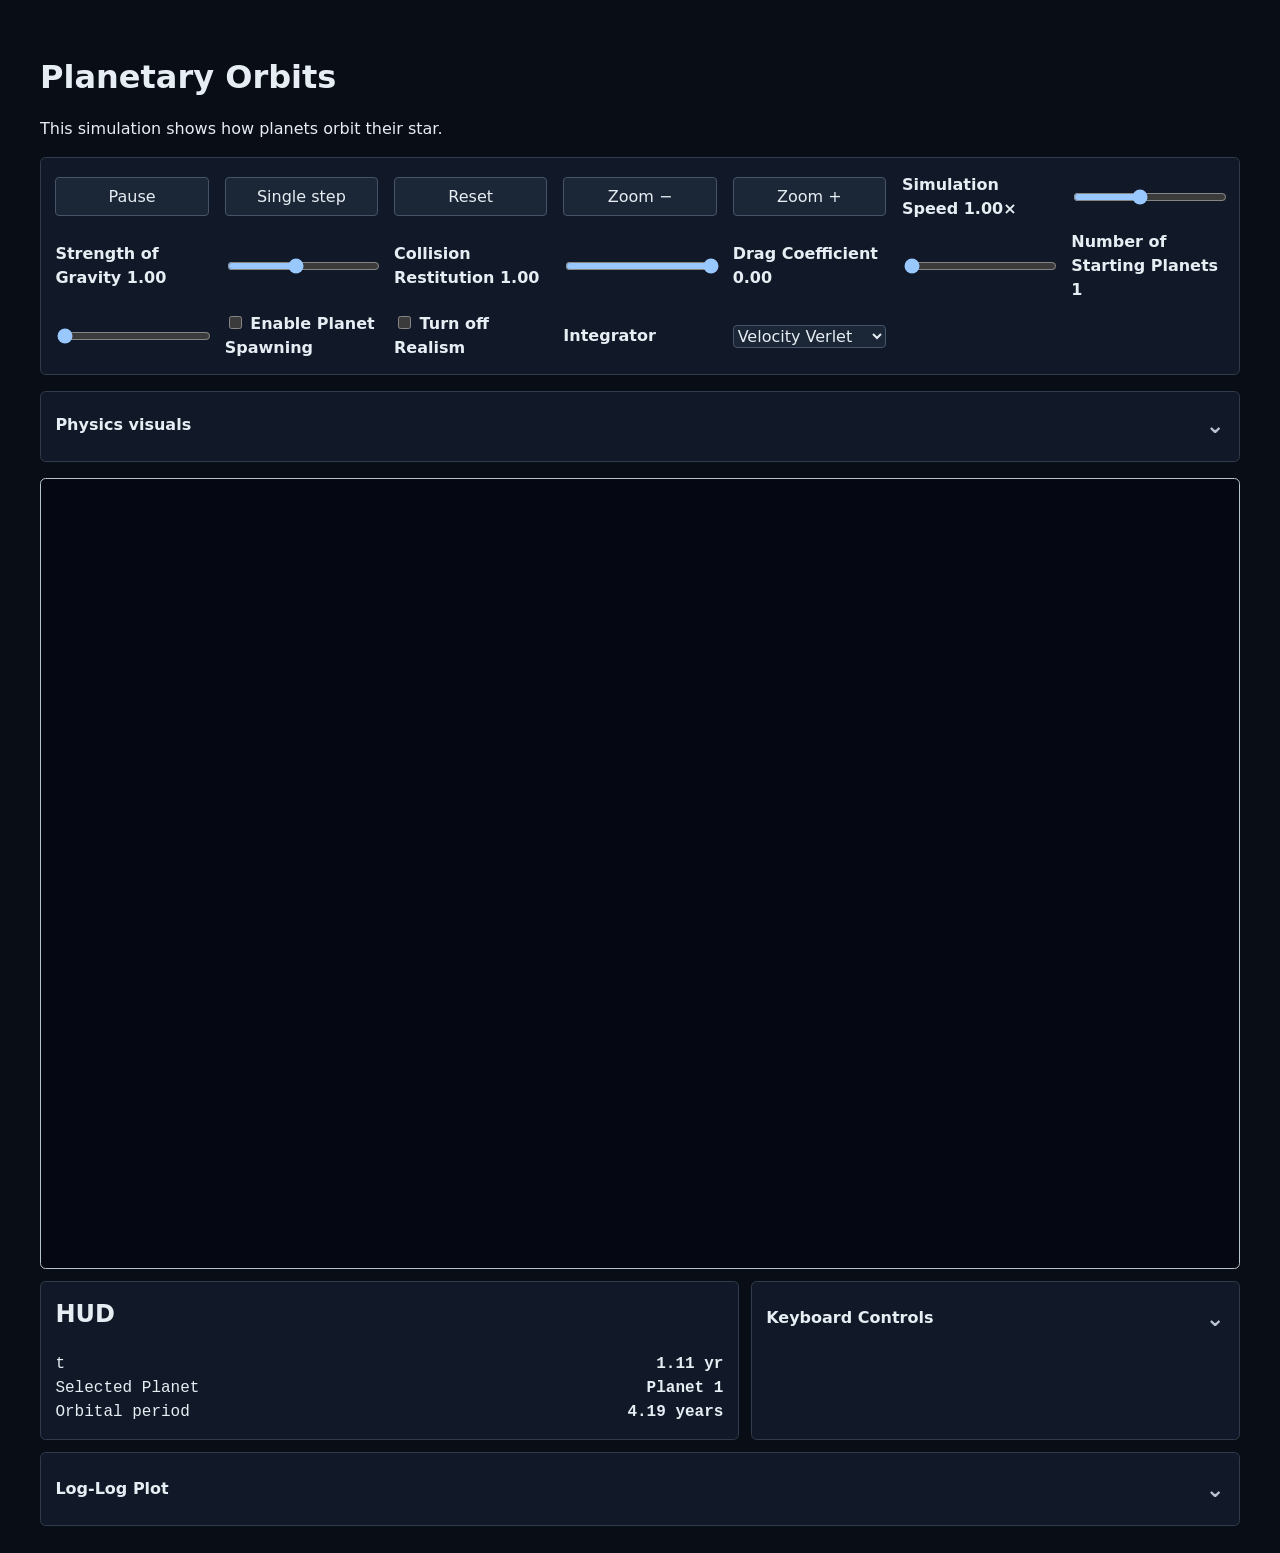
<file: project/index.html>
<!doctype html>
<html lang="en">
  <head>
    <meta charset="utf-8">
    <meta name="viewport" content="width=device-width, initial-scale=1">
    <title>Planetary Orbits</title>
    <link rel="stylesheet" href="./style.css">
  </head>
  <body>
    <main>
      <h1>Planetary Orbits</h1>
      <p>This simulation shows how planets orbit their star.</p>
      <section class="controls" aria-label="Simulation controls">
        <button id="play-pause" type="button" aria-pressed="true"
          aria-keyshortcuts="Space" title="Pause or resume with Space">Pause</button>
        <button id="step" type="button" disabled aria-keyshortcuts="S"
          title="Advance one step while paused with S">Single step</button>
        <button id="reset" type="button" aria-keyshortcuts="R"
          title="Reset with R">Reset</button>
        <button id="zoom-out" type="button" aria-label="Zoom out" title="Zoom out with minus">Zoom −</button>
        <button id="zoom-in" type="button" aria-label="Zoom in" title="Zoom in with plus">Zoom +</button>
        <label for="speed">Simulation Speed <output id="speed-value">1.00×</output></label>
        <input id="speed" type="range" min="0.25" max="2" step="0.25" value="1"
          aria-label="Simulation speed">
        <label for="gravity">Strength of Gravity <output id="gravity-value">1.00</output></label>
        <input id="gravity" type="range" min="0.2" max="2" step="0.05" value="1">
        <label for="restitution">Collision Restitution <output id="restitution-value">1.00</output></label>
        <input id="restitution" type="range" min="0" max="1" step="0.01" value="1">
        <label for="drag">Drag Coefficient <output id="drag-value">0.00</output></label>
        <input id="drag" type="range" min="0" max="0.2" step="0.005" value="0">
        <label for="body-count">Number of Starting Planets <output id="body-count-value">1</output></label>
        <input id="body-count" type="range" min="1" max="12" step="1" value="1">
        <label for="spawn-enabled">
          <input id="spawn-enabled" type="checkbox">
          Enable Planet Spawning
        </label>
        <label for="turn-off-realism">
          <input id="turn-off-realism" type="checkbox">
          Turn off Realism
        </label>
        <label for="integrator">Integrator</label>
        <select id="integrator">
          <option value="euler-cromer">Euler-Cromer</option>
          <option value="verlet" selected>Velocity Verlet</option>
          <option value="euler">Euler</option>
        </select>
      </section>
      <details class="visual-controls">
        <summary>Physics visuals</summary>
        <div class="visual-options">
          <label for="trails"><input id="trails" type="checkbox" checked> Motion trails</label>
          <label for="velocity-vectors"><input id="velocity-vectors" type="checkbox" checked> Velocity vectors</label>
          <label for="force-vectors"><input id="force-vectors" type="checkbox" checked> Force vectors</label>
          <label for="selected-highlight"><input id="selected-highlight" type="checkbox" checked> Selected planet highlight</label>
          <span class="visual-legend">
            <span><i class="legend-swatch velocity"></i>Blue arrow: velocity</span>
            <span><i class="legend-swatch force"></i>Red arrow: force</span>
          </span>
        </div>
      </details>
      <section class="simulation-layout">
        <canvas id="simulation" width="1000" height="600" tabindex="0"
          aria-keyshortcuts="Space R S + - I O E D C ArrowLeft ArrowRight"
          aria-label="N-body gravity simulation showing planets orbiting a star">
        </canvas>
        <div class="below-graph">
          <aside class="hud-panel" aria-label="Simulation HUD">
            <h2>HUD <span id="debug-status" class="debug-status" hidden>DEBUG ON</span></h2>
            <div id="hud" aria-live="polite"></div>
          </aside>
          <details class="keyboard-panel" aria-label="Keyboard controls">
            <summary>Keyboard Controls</summary>
            <dl>
              <dt><kbd>Space</kbd></dt><dd>Pause and Resume</dd>
              <dt><kbd>R</kbd></dt><dd>Reset Simulation</dd>
              <dt><kbd>S</kbd></dt><dd>Advance 1 Time Step</dd>
              <dt><kbd>I</kbd> / <kbd>O</kbd></dt><dd>Decrease / Increase Simulation Speed</dd>
              <dt><kbd>E</kbd></dt><dd>Change Integrator</dd>
              <dt><kbd>D</kbd></dt><dd>Toggle Debug Mode</dd>
              <dt><kbd>C</kbd></dt><dd>Conservative Test Mode</dd>
              <dt><kbd>+</kbd> / <kbd>−</kbd></dt><dd>Zoom in / Zoom out</dd>
              <dt><kbd>←</kbd> / <kbd>→</kbd></dt><dd>Select previous / next planet</dd>
            </dl>
          </details>
        </div>
        <details class="kepler-panel">
          <summary>Log-Log Plot</summary>
          <canvas id="kepler-plot" width="1000" height="360" role="img"
            aria-label="Log-log plot of planet orbital periods versus semi-major axes, compared with Kepler's third law">
          </canvas>
        </details>
      </section>
    </main>
    <script type="module" src="./main.js"></script>
  </body>
</html>
</file>
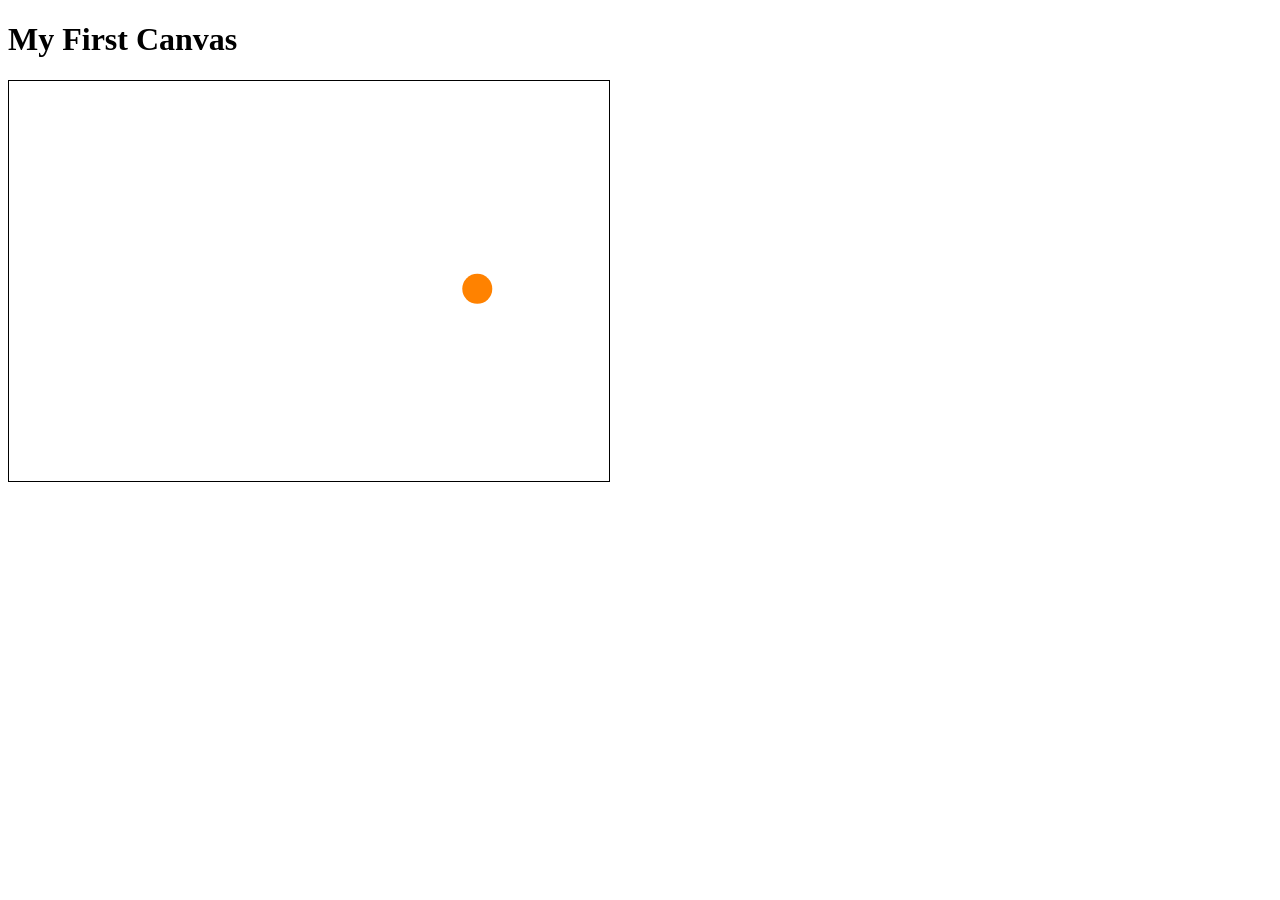
<file: labs/canvas-practice/index.html>
<!DOCTYPE html>
<html lang="en">
<head>
  <meta charset="utf-8">
  <title>Canvas Practice</title>
</head>
<body>

  <h1>My First Canvas</h1>

  <canvas id="stage" width="600" height="400"
          style="border: 1px solid black; background: white;"></canvas>

  <script src="main.js"></script>

</body>
</html>
</file>
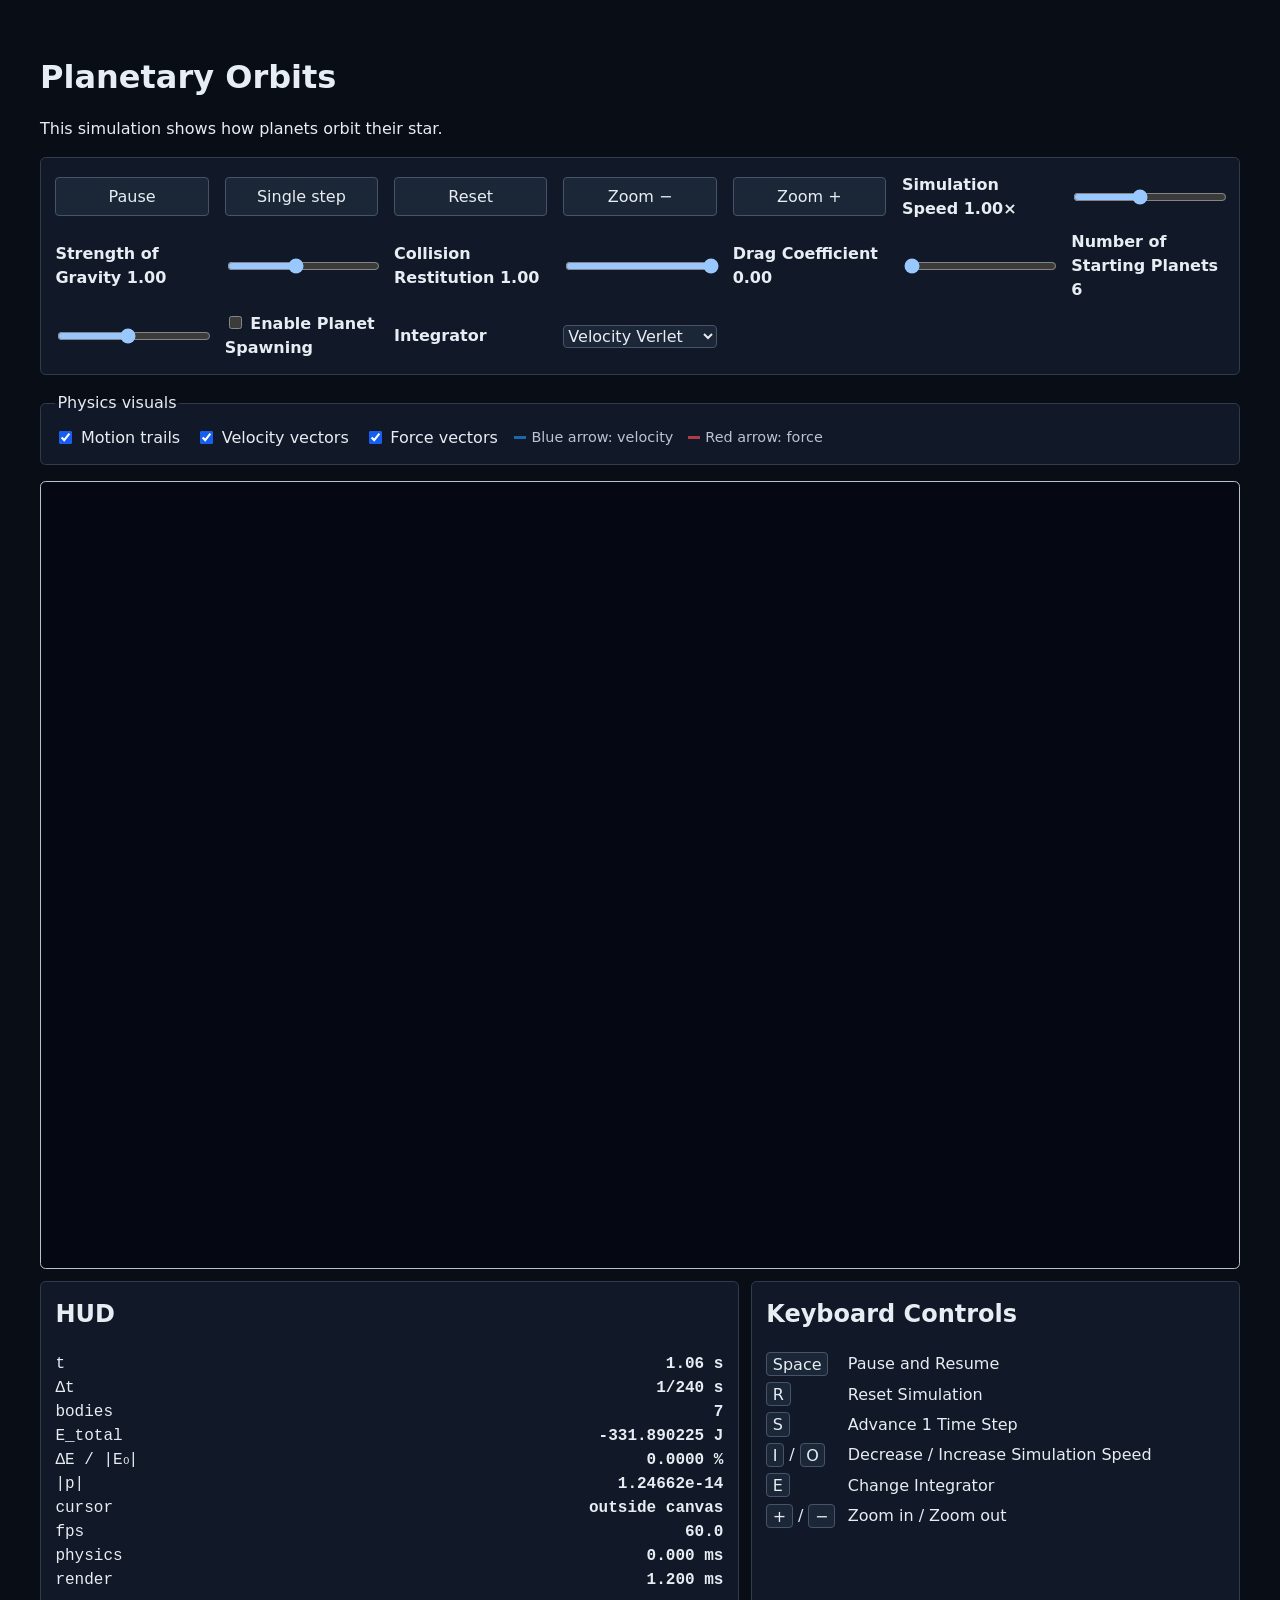
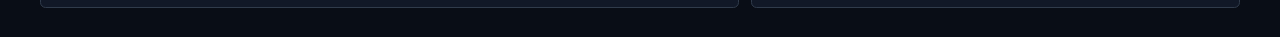
<file: labs/Lab 10/index.html>
<!doctype html>
<html lang="en">
  <head>
    <meta charset="utf-8">
    <meta name="viewport" content="width=device-width, initial-scale=1">
    <title>Planetary Orbits</title>
    <link rel="stylesheet" href="./style.css">
  </head>
  <body>
    <main>
      <h1>Planetary Orbits</h1>
      <p>This simulation shows how planets orbit their star.</p>
      <section class="controls" aria-label="Simulation controls">
        <button id="play-pause" type="button" aria-pressed="true"
          aria-keyshortcuts="Space" title="Pause or resume with Space">Pause</button>
        <button id="step" type="button" disabled aria-keyshortcuts="S"
          title="Advance one step while paused with S">Single step</button>
        <button id="reset" type="button" aria-keyshortcuts="R"
          title="Reset with R">Reset</button>
        <button id="zoom-out" type="button" aria-label="Zoom out" title="Zoom out with minus">Zoom −</button>
        <button id="zoom-in" type="button" aria-label="Zoom in" title="Zoom in with plus">Zoom +</button>
        <label for="speed">Simulation Speed <output id="speed-value">1.00×</output></label>
        <input id="speed" type="range" min="0.25" max="2" step="0.25" value="1"
          aria-label="Simulation speed">
        <label for="gravity">Strength of Gravity <output id="gravity-value">1.00</output></label>
        <input id="gravity" type="range" min="0.2" max="2" step="0.05" value="1">
        <label for="restitution">Collision Restitution <output id="restitution-value">1.00</output></label>
        <input id="restitution" type="range" min="0" max="1" step="0.01" value="1">
        <label for="drag">Drag Coefficient <output id="drag-value">0.00</output></label>
        <input id="drag" type="range" min="0" max="0.2" step="0.005" value="0">
        <label for="body-count">Number of Starting Planets <output id="body-count-value">6</output></label>
        <input id="body-count" type="range" min="1" max="12" step="1" value="6">
        <label for="spawn-enabled">
          <input id="spawn-enabled" type="checkbox">
          Enable Planet Spawning
        </label>
        <label for="integrator">Integrator</label>
        <select id="integrator">
          <option value="euler-cromer">Euler-Cromer</option>
          <option value="verlet" selected>Velocity Verlet</option>
          <option value="euler">Euler</option>
        </select>
      </section>
      <fieldset class="visual-controls">
        <legend>Physics visuals</legend>
        <label for="trails"><input id="trails" type="checkbox" checked> Motion trails</label>
        <label for="velocity-vectors"><input id="velocity-vectors" type="checkbox" checked> Velocity vectors</label>
        <label for="force-vectors"><input id="force-vectors" type="checkbox" checked> Force vectors</label>
        <span class="visual-legend">
          <span><i class="legend-swatch velocity"></i>Blue arrow: velocity</span>
          <span><i class="legend-swatch force"></i>Red arrow: force</span>
        </span>
      </fieldset>
      <section class="simulation-layout">
        <canvas id="simulation" width="1000" height="600" tabindex="0"
          aria-keyshortcuts="Space R S + - I O E"
          aria-label="N-body gravity simulation showing planets orbiting a star">
        </canvas>
        <div class="below-graph">
          <aside class="hud-panel" aria-label="Simulation HUD">
            <h2>HUD</h2>
            <div id="hud" aria-live="polite"></div>
          </aside>
          <aside class="keyboard-panel" aria-label="Keyboard controls">
            <h2>Keyboard Controls</h2>
            <dl>
              <dt><kbd>Space</kbd></dt><dd>Pause and Resume</dd>
              <dt><kbd>R</kbd></dt><dd>Reset Simulation</dd>
              <dt><kbd>S</kbd></dt><dd>Advance 1 Time Step</dd>
              <dt><kbd>I</kbd> / <kbd>O</kbd></dt><dd>Decrease / Increase Simulation Speed</dd>
              <dt><kbd>E</kbd></dt><dd>Change Integrator</dd>
              <dt><kbd>+</kbd> / <kbd>−</kbd></dt><dd>Zoom in / Zoom out</dd>
            </dl>
          </aside>
        </div>
      </section>
    </main>
    <script type="module" src="./main.js"></script>
  </body>
</html>
</file>
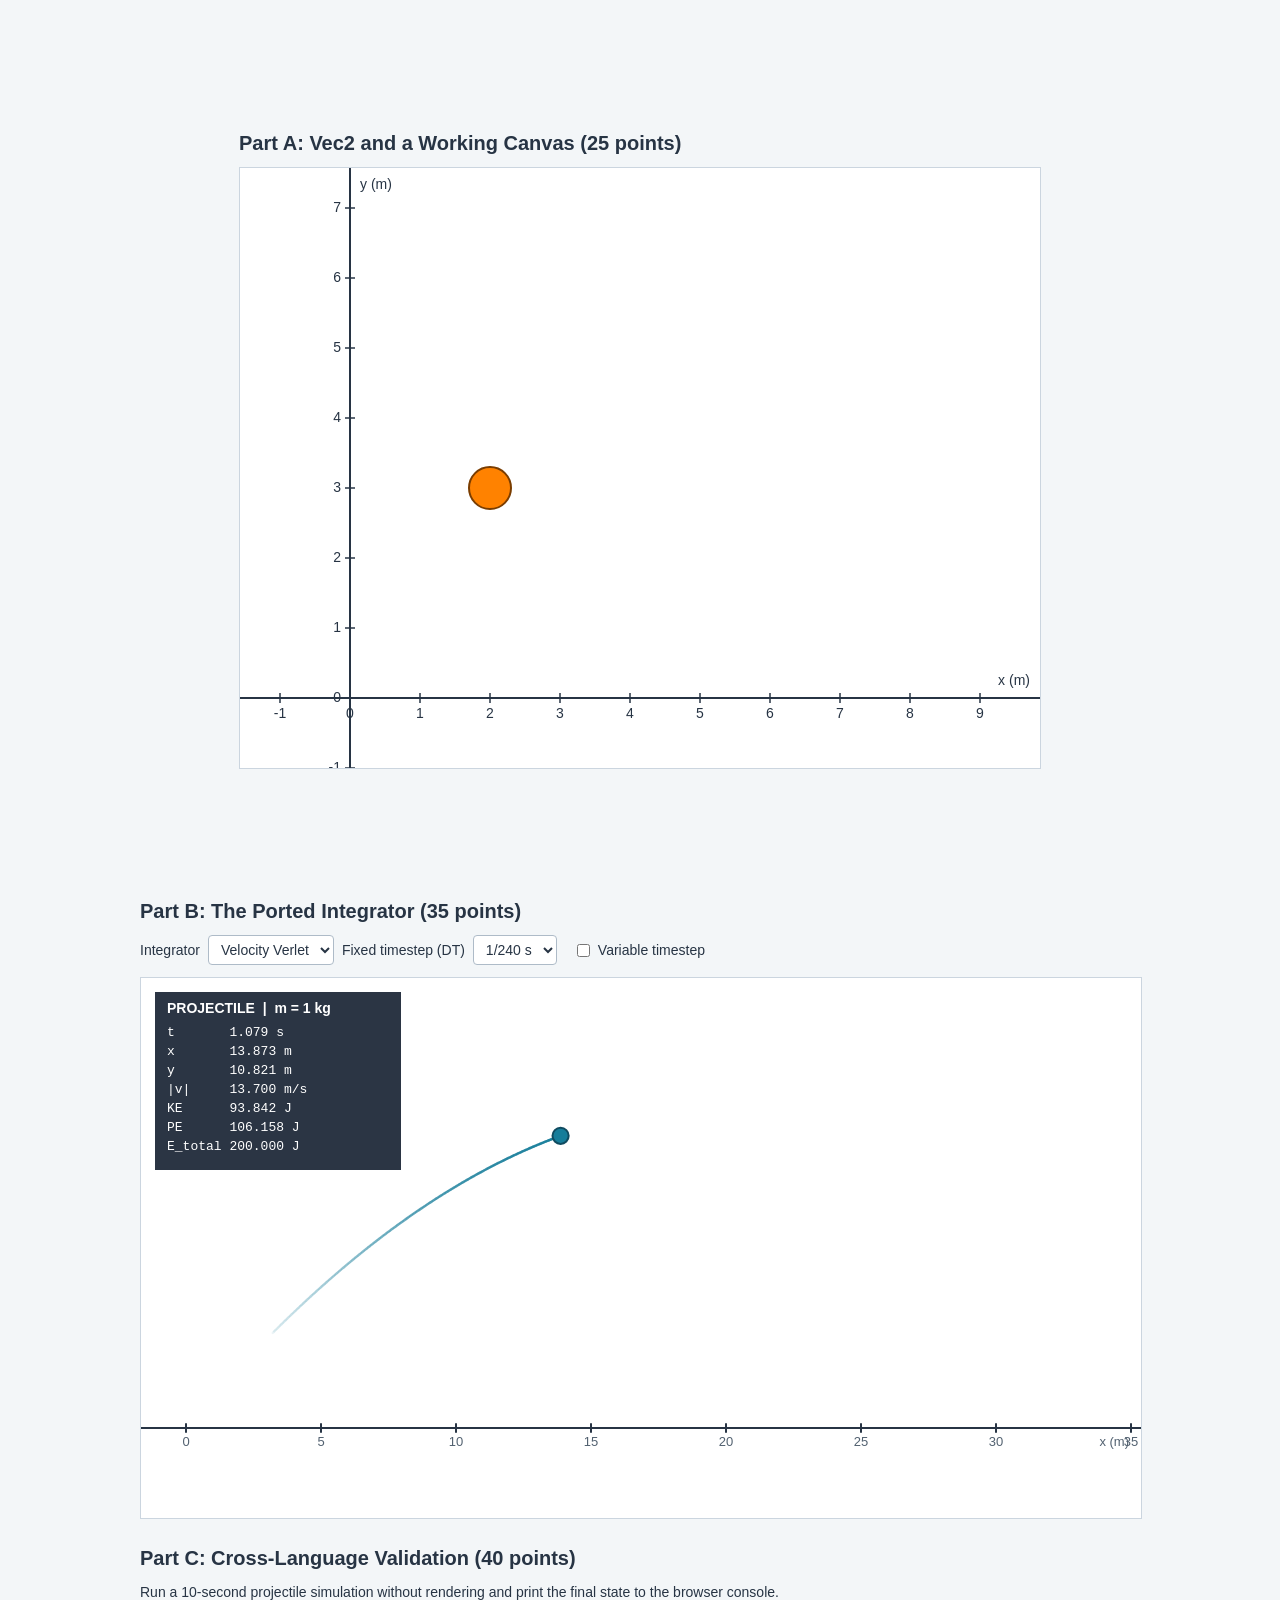
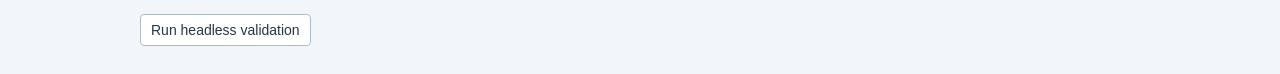
<file: labs/Lab 8/index.html>
<!DOCTYPE html>
<html lang="en">
<head>
  <meta charset="UTF-8">
  <title>My Simulation</title>
  <link rel="stylesheet" href="style.css">
</head>
<body>
  <main id="existing-simulation">
    <h1 class="part-title">Part A: Vec2 and a Working Canvas (25 points)</h1>
    <canvas id="sim" width="800" height="600"></canvas>
  </main>
  <section class="projectile-section" aria-labelledby="part-b-title">
    <h2 id="part-b-title">Part B: The Ported Integrator (35 points)</h2>
    <div class="simulation-controls">
      <label for="integrator-select">Integrator</label>
      <select id="integrator-select">
        <option value="velocity-verlet">Velocity Verlet</option>
        <option value="euler-cromer">Euler-Cromer</option>
      </select>
      <label for="timestep-select">Fixed timestep (DT)</label>
      <select id="timestep-select">
        <option value="0.004166666666666667">1/240 s</option>
        <option value="0.008333333333333333">1/120 s</option>
        <option value="0.05">1/20 s</option>
      </select>
      <label class="timestep-control" for="variable-timestep">
        <input id="variable-timestep" type="checkbox">
        Variable timestep
      </label>
    </div>
    <canvas id="projectile-sim" width="1000" height="540"
      aria-label="Animated projectile motion"></canvas>
  </section>
  <section class="projectile-section" aria-labelledby="part-c-title">
    <h2 id="part-c-title">Part C: Cross-Language Validation (40 points)</h2>
    <p>Run a 10-second projectile simulation without rendering and print the final state to the browser console.</p>
    <button id="run-headless" type="button">Run headless validation</button>
  </section>
  <script type="module" src="main.js"></script>
</body>
</html>
</file>
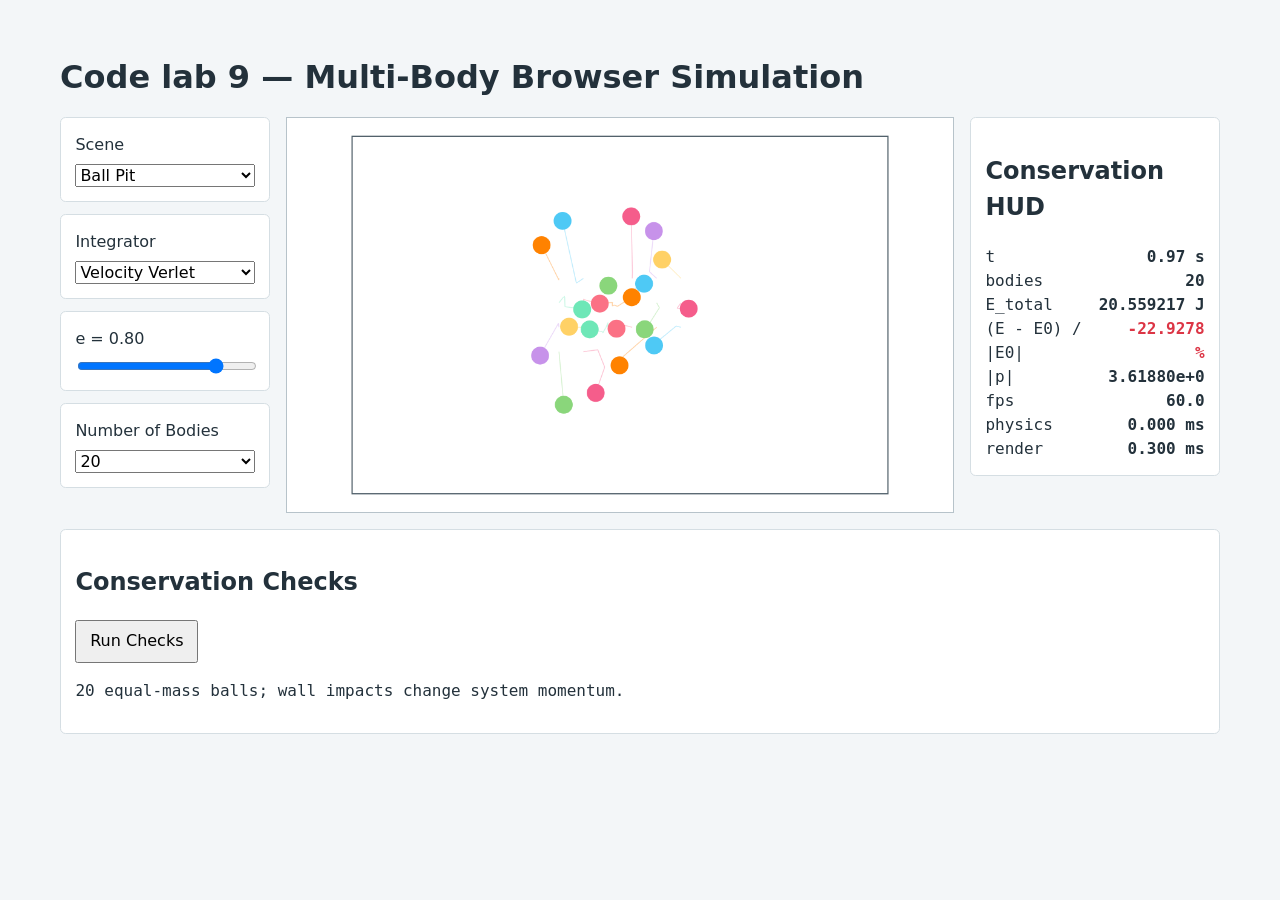
<file: labs/Lab 9/index.html>
<!doctype html>
<html lang="en">
  <head>
    <meta charset="utf-8">
    <meta name="viewport" content="width=device-width, initial-scale=1">
    <title>Lab 9 - Physics Simulations</title>
    <link rel="stylesheet" href="./style.css">
  </head>
  <body>
    <main>
      <h1>Code lab 9 — Multi-Body Browser Simulation </h1>
      <section class="simulation-layout">
        <section class="controls" aria-label="Simulation controls">
          <label>Scene
            <select id="scene"></select>
          </label>
          <label>Integrator
            <select id="integrator">
              <option value="verlet">Velocity Verlet</option>
              <option value="euler">Euler-Cromer</option>
            </select>
          </label>
          <label>e = <output id="restitution-value">0.80</output>
            <input id="restitution" type="range" min="0" max="1" step="0.05" value="0.8">
          </label>
          <label>Number of Bodies
            <select id="body-count">
              <option value="20">20</option>
              <option value="50">50</option>
              <option value="100">100</option>
              <option value="200">200</option>
            </select>
          </label>
        </section>
        <canvas id="simulation" width="1100" height="650" aria-label="Physics simulation"></canvas>
        <aside class="hud-panel" aria-label="Simulation HUD">
          <h2>Conservation HUD</h2>
          <div id="hud" aria-live="polite"></div>
        </aside>
      </section>
      <section class="readouts">
        <div>
          <h2>Conservation Checks</h2>
          <button id="run-checks" type="button">Run Checks</button>
          <pre id="checks" aria-live="polite">Select a scene. The checks compare isolated pair collisions, softened gravity, and a spring network.</pre>
        </div>
      </section>
    </main>
    <script type="module" src="./main.js"></script>
  </body>
</html>
</file>
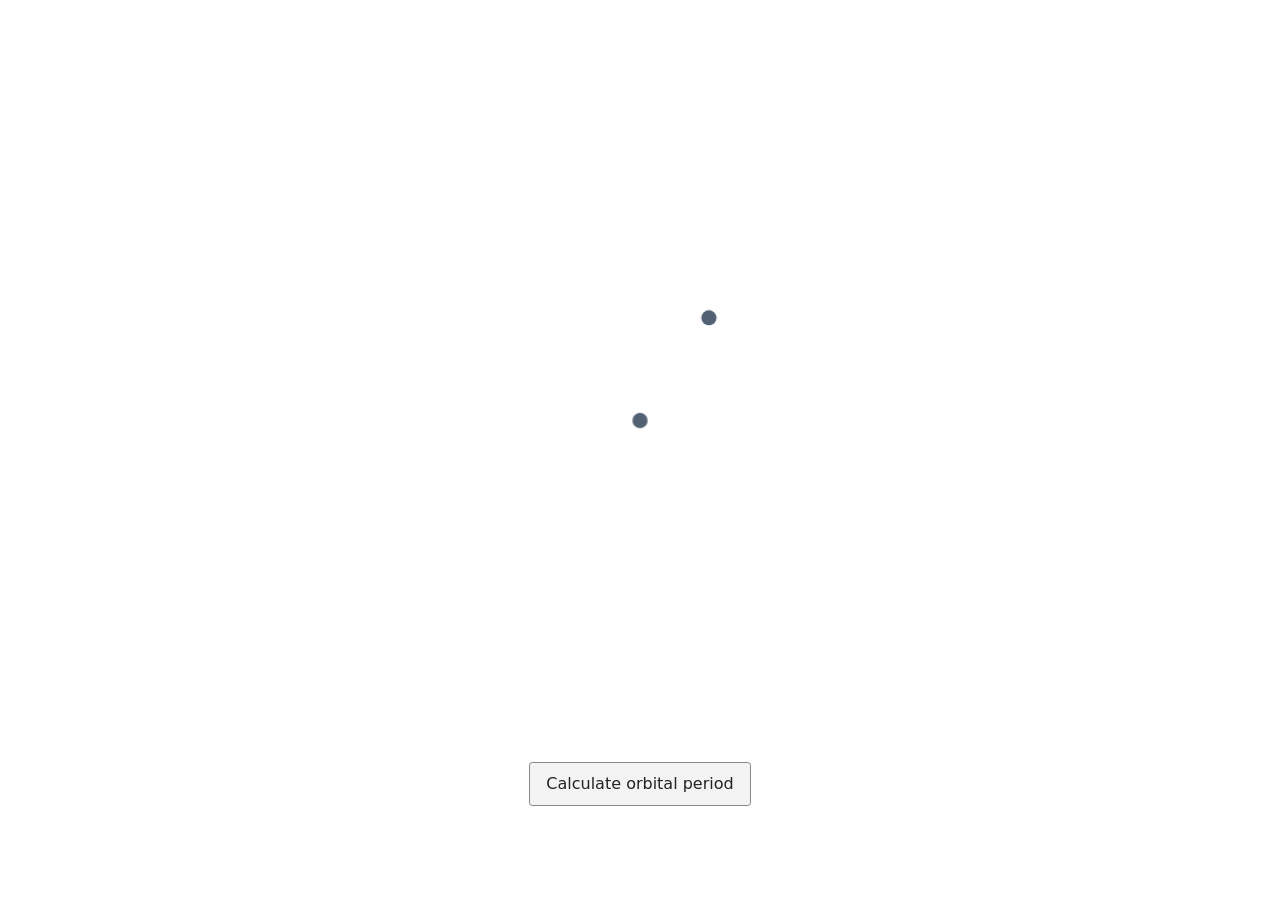
<file: project/spike/spike_index.html>
<!doctype html>
<html lang="en">
  <head>
    <meta charset="utf-8">
    <meta name="viewport" content="width=device-width, initial-scale=1">
    <title>Orbital Period Spike</title>
    <link rel="stylesheet" href="./spike_style.css">
  </head>
  <body>
    <main>
      <canvas id="system" width="800" height="600"
        aria-label="A planet orbiting a star">
      </canvas>
      <button id="period" type="button" aria-live="polite">
        Calculate orbital period
      </button>
    </main>
    <script type="module" src="./spike_main.js"></script>
  </body>
</html>
</file>
<file: project/style.css>
* {
  box-sizing: border-box;
}

body {
  color-scheme: dark;
  margin: 0;
  padding: 2rem;
  color: #e6edf3;
  background: #090d16;
  font: 16px/1.5 system-ui, sans-serif;
}

main {
  max-width: 1200px;
  margin: 0 auto;
}

h1 {
  margin-bottom: 0.25rem;
}

.controls {
  display: grid;
  grid-template-columns: repeat(auto-fit, minmax(150px, 1fr));
  align-items: center;
  gap: 0.6rem 1rem;
  margin: 1rem 0;
  padding: 0.9rem;
  background: #111827;
  border: 1px solid #303b4b;
  border-radius: 0.35rem;
}

.controls label {
  font-weight: 600;
}

.controls button,
.controls select {
  font: inherit;
}

.controls button,
.controls select {
  color: #e6edf3;
  background: #1b2636;
  border: 1px solid #46546a;
  border-radius: 0.25rem;
}

.controls button:hover:not(:disabled),
.controls select:hover {
  background: #27364b;
}

.controls button {
  padding: 0.4rem 0.7rem;
  cursor: pointer;
}

.controls button:disabled {
  cursor: not-allowed;
}

#speed {
  width: 100%;
}

.controls input[type="range"] {
  width: 100%;
}

.visual-controls {
  margin: 1rem 0;
  padding: 0.65rem 0.9rem 0.9rem;
  color: #e6edf3;
  background: #111827;
  border: 1px solid #303b4b;
  border-radius: 0.35rem;
}

.visual-controls summary,
.keyboard-panel summary,
.kepler-panel summary {
  min-height: 44px;
  display: flex;
  align-items: center;
  justify-content: space-between;
  cursor: pointer;
  font-weight: 700;
  touch-action: manipulation;
  user-select: none;
}

.visual-controls summary::after,
.keyboard-panel summary::after,
.kepler-panel summary::after {
  content: "⌄";
  margin-left: 0.75rem;
  color: #b8c4d4;
  font-size: 1.4rem;
  line-height: 1;
}

.visual-controls[open] summary::after,
.keyboard-panel[open] summary::after,
.kepler-panel[open] summary::after {
  content: "⌃";
  color: #e6edf3;
}

.visual-options {
  display: flex;
  flex-wrap: wrap;
  align-items: center;
  gap: 0.6rem 1rem;
  margin-top: 0.65rem;
}

.visual-controls label,
.visual-legend > span {
  display: inline-flex;
  align-items: center;
  gap: 0.35rem;
}

.visual-legend {
  display: flex;
  flex-wrap: wrap;
  gap: 0.5rem 0.9rem;
  color: #b8c4d4;
  font-size: 0.9rem;
}

.legend-swatch {
  display: inline-block;
  width: 0.75rem;
  height: 0.2rem;
  background: #1769aa;
}

.legend-swatch.force {
  background: #b23a48;
}

.simulation-layout {
  display: flex;
  flex-direction: column;
  gap: 0.75rem;
  margin-top: 1rem;
}

.below-graph {
  display: grid;
  grid-template-columns: minmax(0, 1fr) minmax(250px, 0.7fr);
  gap: 0.75rem;
}

canvas,
.hud-panel,
.keyboard-panel,
.kepler-panel {
  border: 1px solid #b7c3ca;
  border-radius: 0.35rem;
  background: #050812;
}

canvas {
  display: block;
  width: 100%;
  height: auto;
  max-width: 100%;
  touch-action: none;
  cursor: crosshair;
}

button:focus-visible,
input:focus-visible,
select:focus-visible,
canvas:focus-visible {
  outline: 3px solid #155eef;
  outline-offset: 2px;
}

.visual-controls input[type="checkbox"] {
  accent-color: #155eef;
}

.hud-panel {
  min-width: 0;
  padding: 0.9rem;
  background: #111827;
  color: #e6edf3;
  border-color: #303b4b;
}

.hud-panel h2 {
  margin-top: 0;
}

.debug-status {
  margin-left: 0.4rem;
  padding: 0.1rem 0.35rem;
  color: #e6edf3;
  background: #155eef;
  border-radius: 0.25rem;
  font-size: 0.7em;
  vertical-align: middle;
}

.keyboard-panel {
  min-width: 0;
  padding: 0.9rem;
  background: #111827;
  color: #e6edf3;
  border-color: #303b4b;
}

.kepler-panel {
  min-width: 0;
  padding: 0.9rem;
  background: #111827;
  color: #e6edf3;
  border-color: #303b4b;
}

.kepler-panel p {
  margin: 0 0 0.5rem;
  color: #b8c4d4;
}

#kepler-plot {
  cursor: default;
}

.keyboard-panel dl {
  display: grid;
  grid-template-columns: max-content minmax(0, 1fr);
  gap: 0.4rem 0.8rem;
  margin: 0;
}

.keyboard-panel dd {
  margin: 0;
}

kbd {
  padding: 0.1rem 0.35rem;
  color: #e6edf3;
  background: #1b2636;
  border: 1px solid #46546a;
  border-radius: 0.25rem;
  font: inherit;
  white-space: nowrap;
}

#hud {
  font-family: ui-monospace, monospace;
}

.hud-row {
  display: flex;
  justify-content: space-between;
  gap: 0.5rem;
}

.hud-row span,
.hud-row b {
  min-width: 0;
  overflow-wrap: anywhere;
}

.hud-row b {
  text-align: right;
}

.drift-high b {
  color: #ff7b72;
}

@media (max-width: 760px) {
  body {
    padding: 1rem;
  }

  .below-graph {
    grid-template-columns: minmax(0, 1fr);
  }
}
</file>
<file: labs/Lab 10/style.css>
* {
  box-sizing: border-box;
}

body {
  color-scheme: dark;
  margin: 0;
  padding: 2rem;
  color: #e6edf3;
  background: #090d16;
  font: 16px/1.5 system-ui, sans-serif;
}

main {
  max-width: 1200px;
  margin: 0 auto;
}

h1 {
  margin-bottom: 0.25rem;
}

.controls {
  display: grid;
  grid-template-columns: repeat(auto-fit, minmax(150px, 1fr));
  align-items: center;
  gap: 0.6rem 1rem;
  margin: 1rem 0;
  padding: 0.9rem;
  background: #111827;
  border: 1px solid #303b4b;
  border-radius: 0.35rem;
}

.controls label {
  font-weight: 600;
}

.controls button,
.controls select {
  font: inherit;
}

.controls button,
.controls select {
  color: #e6edf3;
  background: #1b2636;
  border: 1px solid #46546a;
  border-radius: 0.25rem;
}

.controls button:hover:not(:disabled),
.controls select:hover {
  background: #27364b;
}

.controls button {
  padding: 0.4rem 0.7rem;
  cursor: pointer;
}

.controls button:disabled {
  cursor: not-allowed;
}

#speed {
  width: 100%;
}

.controls input[type="range"] {
  width: 100%;
}

.visual-controls {
  display: flex;
  flex-wrap: wrap;
  align-items: center;
  gap: 0.6rem 1rem;
  margin: 1rem 0;
  padding: 0.65rem 0.9rem 0.9rem;
  color: #e6edf3;
  background: #111827;
  border: 1px solid #303b4b;
  border-radius: 0.35rem;
}

.visual-controls label,
.visual-legend > span {
  display: inline-flex;
  align-items: center;
  gap: 0.35rem;
}

.visual-legend {
  display: flex;
  flex-wrap: wrap;
  gap: 0.5rem 0.9rem;
  color: #b8c4d4;
  font-size: 0.9rem;
}

.legend-swatch {
  display: inline-block;
  width: 0.75rem;
  height: 0.2rem;
  background: #1769aa;
}

.legend-swatch.force {
  background: #b23a48;
}

.simulation-layout {
  display: flex;
  flex-direction: column;
  gap: 0.75rem;
  margin-top: 1rem;
}

.below-graph {
  display: grid;
  grid-template-columns: minmax(0, 1fr) minmax(250px, 0.7fr);
  gap: 0.75rem;
}

canvas,
.hud-panel,
.keyboard-panel {
  border: 1px solid #b7c3ca;
  border-radius: 0.35rem;
  background: #050812;
}

canvas {
  display: block;
  width: 100%;
  height: auto;
  max-width: 100%;
  touch-action: none;
  cursor: crosshair;
}

button:focus-visible,
input:focus-visible,
select:focus-visible,
canvas:focus-visible {
  outline: 3px solid #155eef;
  outline-offset: 2px;
}

.visual-controls input[type="checkbox"] {
  accent-color: #155eef;
}

.hud-panel {
  min-width: 0;
  padding: 0.9rem;
  background: #111827;
  color: #e6edf3;
  border-color: #303b4b;
}

.hud-panel h2,
.keyboard-panel h2 {
  margin-top: 0;
}

.keyboard-panel {
  min-width: 0;
  padding: 0.9rem;
  background: #111827;
  color: #e6edf3;
  border-color: #303b4b;
}

.keyboard-panel dl {
  display: grid;
  grid-template-columns: max-content minmax(0, 1fr);
  gap: 0.4rem 0.8rem;
  margin: 0;
}

.keyboard-panel dd {
  margin: 0;
}

kbd {
  padding: 0.1rem 0.35rem;
  color: #e6edf3;
  background: #1b2636;
  border: 1px solid #46546a;
  border-radius: 0.25rem;
  font: inherit;
  white-space: nowrap;
}

#hud {
  font-family: ui-monospace, monospace;
}

.hud-row {
  display: flex;
  justify-content: space-between;
  gap: 0.5rem;
}

.hud-row span,
.hud-row b {
  min-width: 0;
  overflow-wrap: anywhere;
}

.hud-row b {
  text-align: right;
}

.drift-high b {
  color: #ff7b72;
}

@media (max-width: 760px) {
  body {
    padding: 1rem;
  }

  .below-graph {
    grid-template-columns: minmax(0, 1fr);
  }
}
</file>
<file: labs/Lab 8/style.css>
body {
  margin: 0;
  min-height: 100vh;
  background: #f3f6f8;
}

#existing-simulation {
  display: grid;
  min-height: 100vh;
  place-items: center;
  align-content: center;
  gap: 12px;
}

.part-title {
  box-sizing: border-box;
  width: min(100%, 802px);
  margin: 0;
  color: #273444;
  font: 600 1.25rem Arial, sans-serif;
  text-align: left;
}

.projectile-section {
  box-sizing: border-box;
  width: min(100%, 1032px);
  margin: 0 auto;
  padding: 0 16px 28px;
}

.projectile-section h2 {
  margin: 0 0 12px;
  color: #273444;
  font: 600 1.25rem Arial, sans-serif;
}

.simulation-controls {
  display: flex;
  align-items: center;
  gap: 8px;
  margin-bottom: 12px;
  color: #273444;
  font: 14px Arial, sans-serif;
}

.simulation-controls select {
  padding: 5px 8px;
  border: 1px solid #aebbc8;
  border-radius: 4px;
  background: #ffffff;
  color: #273444;
  font: inherit;
}

.timestep-control {
  display: inline-flex;
  align-items: center;
  gap: 5px;
  margin-left: 8px;
}

.projectile-section p {
  color: #273444;
  font: 14px Arial, sans-serif;
}

.projectile-section button {
  padding: 7px 10px;
  border: 1px solid #aebbc8;
  border-radius: 4px;
  background: #ffffff;
  color: #273444;
  cursor: pointer;
  font: 14px Arial, sans-serif;
}

.projectile-section button:hover {
  background: #e8eef3;
}

canvas {
  display: block;
  max-width: 100%;
  height: auto;
  background: #ffffff;
  border: 1px solid #cbd5df;
}
</file>
<file: labs/Lab 9/style.css>
* {
  box-sizing: border-box;
}

body {
  margin: 0;
  padding: 2rem;
  color: #23313b;
  background: #f3f6f8;
  font: 16px/1.5 system-ui, sans-serif;
}

main {
  max-width: 1160px;
  margin: 0 auto;
}

h1 {
  margin-bottom: 0.25rem;
}

.simulation-layout {
  display: grid;
  grid-template-columns: minmax(170px, 210px) minmax(0, 1fr) minmax(220px, 250px);
  align-items: start;
  gap: 1rem;
  margin: 1rem 0;
}

.controls {
  display: grid;
  grid-template-columns: minmax(0, 1fr);
  gap: 0.75rem;
}

.readouts {
  display: grid;
  grid-template-columns: repeat(auto-fit, minmax(220px, 1fr));
  gap: 1rem;
  margin: 1rem 0;
}

.controls label,
.readouts > div,
.hud-panel {
  padding: 0.9rem;
  background: #fff;
  border: 1px solid #d5dee3;
  border-radius: 0.35rem;
}

.hud-panel {
  min-width: 0;
}

select,
input,
button {
  font: inherit;
}

select,
input[type="range"] {
  display: block;
  width: 100%;
  margin-top: 0.45rem;
}

button {
  padding: 0.45rem 0.8rem;
  cursor: pointer;
}

canvas {
  display: block;
  width: 100%;
  max-width: 100%;
  height: auto;
  border: 1px solid #b7c3ca;
  background: #fff;
}

#hud,
#checks {
  font-family: ui-monospace, monospace;
}

#checks {
  white-space: pre-wrap;
  overflow-wrap: anywhere;
}

.hud-row {
  display: flex;
  justify-content: space-between;
  gap: 0.5rem;
}

.hud-row span,
.hud-row b {
  min-width: 0;
  overflow-wrap: anywhere;
}

.hud-row b {
  text-align: right;
}

.drift-high b {
  color: #dc3545;
}

@media (max-width: 960px) {
  .simulation-layout {
    grid-template-columns: minmax(0, 1fr) minmax(220px, 250px);
  }

  .controls {
    grid-template-columns: repeat(auto-fit, minmax(180px, 1fr));
    grid-column: 1 / -1;
  }
}

@media (max-width: 720px) {
  .simulation-layout {
    grid-template-columns: minmax(0, 1fr);
  }

  .controls {
    grid-column: auto;
  }
}
</file>
<file: project/spike/spike_style.css>
:root {
  color-scheme: light;
  font-family: system-ui, sans-serif;
  background: #fff;
  color: #222;
}

* {
  box-sizing: border-box;
}

body {
  min-width: 280px;
  min-height: 100vh;
  margin: 0;
  display: grid;
  place-items: center;
}

main {
  width: min(100%, 900px);
  padding: 1rem;
  display: grid;
  justify-items: center;
  gap: 1rem;
}

canvas {
  display: block;
  width: 100%;
  height: auto;
  aspect-ratio: 4 / 3;
  background: #fff;
}

button {
  min-height: 2.75rem;
  padding: 0.65rem 1rem;
  border: 1px solid #888;
  border-radius: 0.2rem;
  background: #f3f3f3;
  color: inherit;
  font: inherit;
  cursor: pointer;
}

button:hover {
  background: #e8e8e8;
}

button:focus-visible {
  outline: 2px solid #555;
  outline-offset: 3px;
}
</file>
